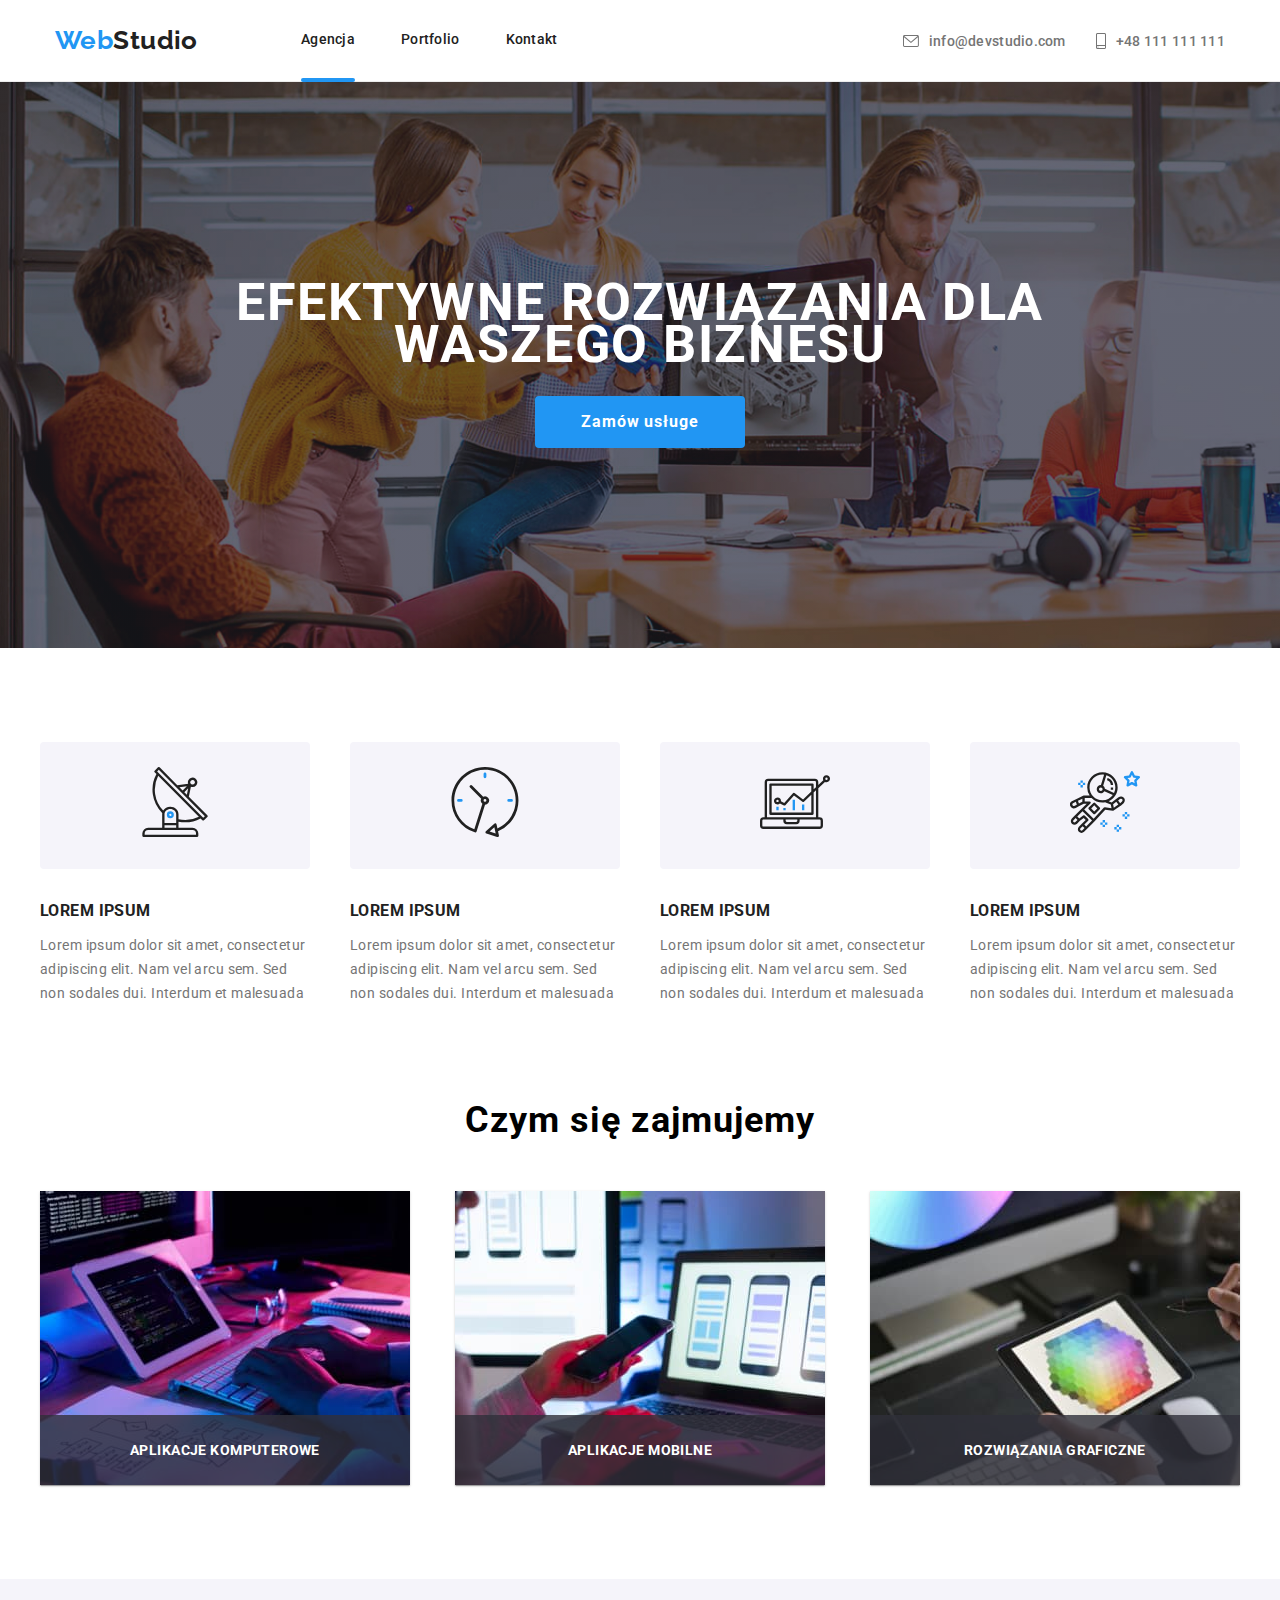
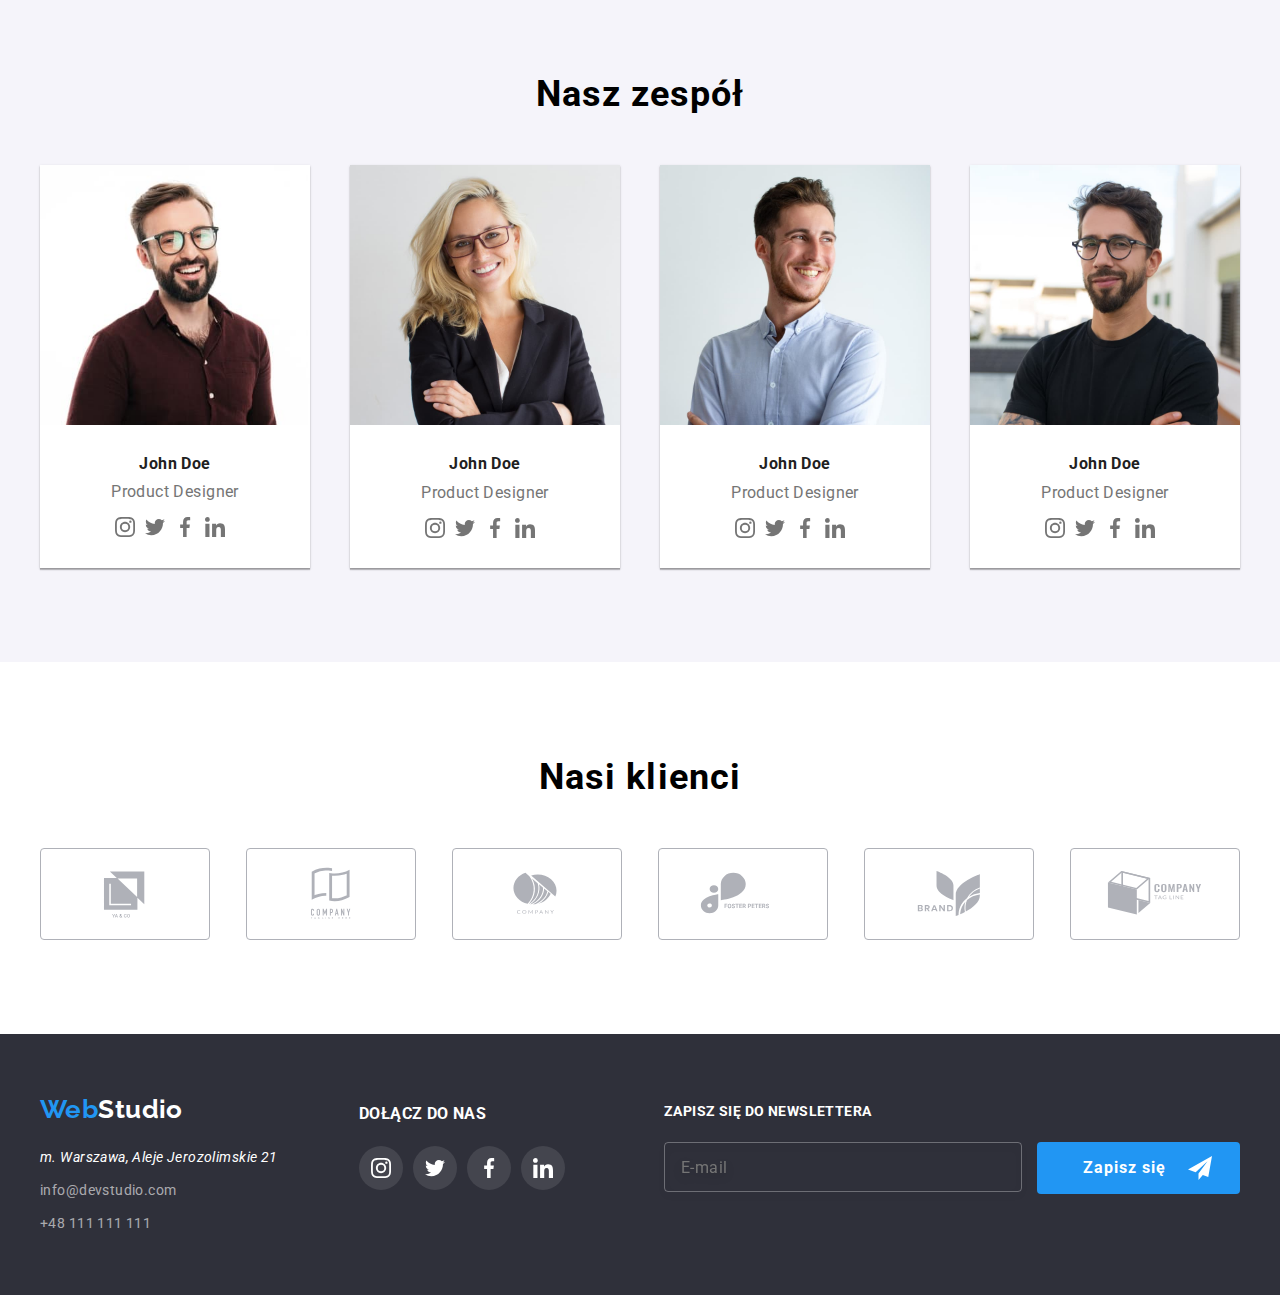
<file: index.html>
<!DOCTYPE html>
<html lang="en">
<head>
   <meta charset="UTF-8">
   <meta http-equiv="X-UA-Compatible" content="IE=edge">
   <meta name="viewport" content="width=device-width, initial-scale=1.0">
   <link rel="stylesheet" href="css/main.min.css">
   <link rel="stylesheet" href="css/modern-normalize.css">
   <link rel="preconnect" href="https://fonts.googleapis.com">
   <link rel="preconnect" href="https://fonts.gstatic.com" crossorigin> 
   <link href="https://fonts.googleapis.com/css2?family=Oleo+Script&family=Raleway:wght@700&family=Roboto:wght@400;500;700;900&display=swap" rel="stylesheet"> 
   <title>web-studio</title>
</head>
<body>
   <!-- SECTION HEADER -->
   <header class="border_bottom">
      <div class="container">
         <div class="header d-flex">
            <div class="logo">
               <a href="index.html" class="link"><span class="logo_web c-blue">Web</span>Studio</a>
            </div>
            <ul class="nav">
               <li class="nav__item current">
                  <a class="link" href="#two">Agencja</a>
               </li>
               <li class="nav__item">
                  <a class="link" href="portfolio.html">Portfolio</a>
               </li>
               <li class="nav__item">
                  <a class="link" href="#contacts">Kontakt</a>
               </li>
            </ul>
            <div class="contacts"> 
               <a class="d-flex link" href="mailto:info@devstudio.com">
                  <svg class="contacts__icon" width="16" height="12">
                     <use href="./images/icons.svg#icon-envelope"></use>
                     </svg>
                  info@devstudio.com
               </a>
               <a class="contacts__tel d-flex link" href="tel:+48 111 111 111">
                  <svg class="contacts__icon" width="10" height="16">
                     <use href="./images/icons.svg#icon-smartphone"></use>
                     </svg>
                  +48 111 111 111
               </a>
            </div>
            <button class="burger-btn" data-menu-open>
               <svg class="burger-btn__icon">
                   <use href="./images/sprite.svg#burger-icon"></use>
               </svg>
           </button>
         </div>
      </div>
      <div class="mobile-menu" data-menu>
         <div class="container mobile-menu__container">
             <button class=" mobile-menu__close-btn" data-menu-close>
                 <svg class="close-btn__icon">
                     <use href="./images/sprite.svg#close-icon"></use>
                 </svg>
             </button>
             <ul class="mobile__nav-list">
                 <li class="mobile__item">
                  <a class="link" href="#two">Agencja</a>
                 </li>
                 <li class="mobile__item">
                  <a class="link" href="portfolio.html">Portfolio</a>
                 </li>
                 <li class="mobile__item">
                  <a class="link" href="#contacts">Kontakt</a>
                 </li>
             </ul>
             <div class="mobile__item mobile__contacts"> 
               <a class="item-tel link" href="tel:+48 111 111 111">
                  +48 111 111 111
               </a>
               <a class="item-email link" href="mailto:info@devstudio.com">
                  info@devstudio.com
               </a>
            </div>
            <ul class="mobile__social">
               <li class="mobile__social-item">
                  <a href="https://www.instagram.com/" class="link">Instagram</a>
               </li>
               <li class="mobile__social-item">
                  <a href="https://www.instagram.com/" class="link">Twitter</a>
               </li>
               <li class="mobile__social-item">
                  <a href="https://www.facebook.com/" class="link">Facebook</a>
               </li>
               <li class="mobile__social-item">
                  <a href="https://www.linkedin.com" class="link">LinkedIn</a>
               </li>
            </ul>
         </div>
     </div>
   </header>
   <!-- SECTION_ONE -->
   <section class="one">
      <div class="container">
         <div class="one__main d-flex">
            <div class="one__main--text">
               <h1>EFEKTYWNE ROZWIĄZANIA DLA WASZEGO BIZNESU </h1>
            </div>
            <button class="button btn_blue" type="button" data-modal-open>
               <a class="main_button_link" data-modal-open>Zamów usługe</a>
            </button>
         </div>
      </div>
   </section>
   <!-- SECTION TWO -->
   <section class="two" id="two">
      <div class="container">
         <ul class="lorem__list">
            <li class="lorem__list__item">
               <div class="rectangle">
                  <svg width="70" height="70">
                     <use href="./images/icons.svg#icon-antenna"></use>
                  </svg>
               </div>
               <h3>Lorem Ipsum</h3>
               <p>Lorem ipsum dolor sit amet, consectetur adipiscing elit. Nam vel arcu sem. Sed non sodales dui. Interdum et malesuada</p>
            </li>
            <li class="lorem__list__item">
               <div class="rectangle">
                  <svg width="70" height="70">
                     <use href="./images/icons.svg#icon-clock"></use>
                  </svg>
               </div>
               <h3>Lorem Ipsum</h3>
               <p>Lorem ipsum dolor sit amet, consectetur adipiscing elit. Nam vel arcu sem. Sed non sodales dui. Interdum et malesuada</p>
            </li>
            <li class="lorem__list__item">
               <div class="rectangle">
                  <svg width="70" height="70">
                     <use href="./images/icons.svg#icon-diagram"></use>
                  </svg>
               </div>
               <h3>Lorem Ipsum</h3>
               <p>Lorem ipsum dolor sit amet, consectetur adipiscing elit. Nam vel arcu sem. Sed non sodales dui. Interdum et malesuada</p>
            </li>
            <li class="lorem__list__item">
               <div class="rectangle">
                  <svg width="70" height="70">
                     <use href="./images/icons.svg#icon-astronaut"></use>
                  </svg>
               </div>
               <h3>Lorem Ipsum</h3>
               <p>Lorem ipsum dolor sit amet, consectetur adipiscing elit. Nam vel arcu sem. Sed non sodales dui. Interdum et malesuada</p>
            </li>
         </ul>
         <div class="work">
            <h2 class="title__h2">Czym się zajmujemy</h2>
            <ul class="work__list">
               <li class="work__list__item ">
                  <img src="./images/1.jpg" alt="Computer" width="370" class="img_item">
                  <p class="label" >Aplikacje komputerowe</p>
               </li>
               <li class="work__list__item ">
                  <img src="./images/2.jpg" alt="Computer" width="370" class="img_item">
                  <p class="label" >Aplikacje mobilne</p>
               </li>
               <li class="work__list__item ">
                  <img src="./images/3.jpg" alt="Computer" width="370" class="img_item">
                  <p class="label" >Rozwiązania graficzne</p>
               </li>
            </ul>
         </div>
      </div>
   </section>
   <!-- SECTION THREE -->
   <section class="three" id="three">
      <div class="container">
         <div class="team">
            <h2 class="title__h2">Nasz zespół</h2>
         <ul class="team__list">
            <li class="team__list__item">
               <img src="./images/people-1.jpg" alt="" class="img_people">
               <h4>John Doe</h4>
               <p>Product Designer</p>
               <ul class="team__link__list">
                  <li class="social_item">
                     <a class="social__list__link link d-flex" href="#">
                        <svg class="social-icon">
                           <use href="./images/icons.svg#icon-instagram"></use>
                        </svg>
                     </a>
                  </li>
                  <li class="social_item">
                     <a class="social__list__link link d-flex" href="#">
                        <svg class="social-icon">
                           <use href="./images/icons.svg#icon-twitter"></use>
                        </svg>
                     </a>
                  </li>
                  <li class="social_item">
                     <a class="social__list__link link d-flex" href="#">
                        <svg  class="social-icon">
                           <use href="./images/icons.svg#icon-facebook"></use>
                        </svg>
                     </a>
                  </li>
                  <li class="social_item">
                     <a class="social__list__link link d-flex" href="#">
                        <svg  class="social-icon">
                           <use href="./images/icons.svg#icon-linkedin"></use>
                        </svg>
                     </a>
                  </li>
               </ul>
            </li>
            <li class="team__list__item">
               <img src="./images/people-2.jpg" alt="" class="img_people">
               <h4>John Doe</h4>
               <p>Product Designer</p>
               <ul class="team__link__list">
                  <li class="social_item">
                     <a class="social__list__link link d-flex" href="#">
                        <svg class="social-icon">
                           <use href="./images/icons.svg#icon-instagram"></use>
                        </svg>
                     </a>
                  </li>
                  <li class="social_item">
                     <a class="social__list__link link d-flex" href="#">
                        <svg class="social-icon">
                           <use href="./images/icons.svg#icon-twitter"></use>
                        </svg>
                     </a>
                  </li>
                  <li class="social_item">
                     <a class="social__list__link link d-flex" href="#">
                        <svg  class="social-icon">
                           <use href="./images/icons.svg#icon-facebook"></use>
                        </svg>
                     </a>
                  </li>
                  <li class="social_item">
                     <a class="social__list__link link d-flex" href="#">
                        <svg  class="social-icon">
                           <use href="./images/icons.svg#icon-linkedin"></use>
                        </svg>
                     </a>
                  </li>
               </ul>
            </li>
            <li class="team__list__item">
               <img src="./images/people-3.jpg" alt="" class="img_people">
               <h4>John Doe</h4>
               <p>Product Designer</p>
               <ul class="team__link__list">
                  <li class="social_item">
                     <a class="social__list__link link d-flex" href="#">
                        <svg class="social-icon">
                           <use href="./images/icons.svg#icon-instagram"></use>
                        </svg>
                     </a>
                  </li>
                  <li class="social_item">
                     <a class="social__list__link link d-flex" href="#">
                        <svg class="social-icon">
                           <use href="./images/icons.svg#icon-twitter"></use>
                        </svg>
                     </a>
                  </li>
                  <li class="social_item">
                     <a class="social__list__link link d-flex" href="#">
                        <svg  class="social-icon">
                           <use href="./images/icons.svg#icon-facebook"></use>
                        </svg>
                     </a>
                  </li>
                  <li class="social_item">
                     <a class="social__list__link link d-flex" href="#">
                        <svg  class="social-icon">
                           <use href="./images/icons.svg#icon-linkedin"></use>
                        </svg>
                     </a>
                  </li>
               </ul>
            </li>
            <li class="team__list__item">
               <img src="./images/people-4.jpg" alt="" class="img_people">
               <h4>John Doe</h4>
               <p>Product Designer</p>
               <ul class="team__link__list">
                  <li class="social_item">
                     <a class="social__list__link link d-flex" href="#">
                        <svg class="social-icon">
                           <use href="./images/icons.svg#icon-instagram"></use>
                        </svg>
                     </a>
                  </li>
                  <li class="social_item">
                     <a class="social__list__link link d-flex" href="#">
                        <svg class="social-icon">
                           <use href="./images/icons.svg#icon-twitter"></use>
                        </svg>
                     </a>
                  </li>
                  <li class="social_item">
                     <a class="social__list__link link d-flex" href="#">
                        <svg  class="social-icon">
                           <use href="./images/icons.svg#icon-facebook"></use>
                        </svg>
                     </a>
                  </li>
                  <li class="social_item">
                     <a class="social__list__link link d-flex" href="#">
                        <svg  class="social-icon">
                           <use href="./images/icons.svg#icon-linkedin"></use>
                        </svg>
                     </a>
                  </li>
               </ul>
            </li>
         </ul>
         </div>
      </div>
   </section>
   <!-- SECTION FOUR -->
   <section class="four">
      <div class="container">
         <div class="customers">
            <h2 class="title__h2">Nasi klienci</h2>
            <ul class="customers_list">
               <li class="customers_list_items">
                  <a href="#" class="our__customers__link ">
                     <svg class="customers__img" width="106" height="60">
                        <use href="./images/icons.svg#icon-Logoc1"></use>
                     </svg>
                  </a>
               </li>
               <li class="customers_list_items">
                  <a href="#" class="our__customers__link ">
                     <svg class="customers__img">
                        <use href="./images/icons.svg#icon-Logoc2"></use>
                     </svg>
                  </a>
               </li>
               <li class="customers_list_items">
                  <a href="#" class="our__customers__link ">
                     <svg class="customers__img">
                        <use href="./images/icons.svg#icon-Logoc3"></use>
                     </svg>
                  </a>
               </li>
               <li class="customers_list_items">
                  <a href="#" class="our__customers__link ">
                     <svg class="customers__img">
                        <use href="./images/icons.svg#icon-Logoc4"></use>
                     </svg>
                  </a>
               </li>
               <li class="customers_list_items">
                  <a href="#" class="our__customers__link ">
                     <svg class="customers__img">
                        <use href="./images/icons.svg#icon-Logoc5"></use>
                     </svg>
                  </a>
               </li>
               <li class="customers_list_items">
                  <a href="#" class="our__customers__link ">
                     <svg class="customers__img">
                        <use href="./images/icons.svg#icon-Logoc6"></use>
                     </svg>
                  </a>
               </li>
            </ul>
         </div>
      </div>
   </section>
   <!-- SECTION FOOTER -->
   <footer>
      <div class="container">
         <div class="footer"id="contacts">
            <div class="footer__contacts__block">
               <div class="logo footer__logo">
                  <a class="link" href="index.html"><span class="logo_web c-blue">Web</span>Studio</a>
               </div>
               <address >
                  m. Warszawa, Aleje Jerozolimskie 21
               </address>
               <div class="menu_contacts_footer ">
                  <div class="footer__contacts"> 
                     <a class="link" href="mailto:info@devstudio.com">
                        info@devstudio.com
                     </a>
                  </div>
                  <div class="footer__contacts">
                     <a class="link" href="tel:+48 111 111 111">
                        +48 111 111 111
                     </a>
                  </div>
               </div>
            </div>
           
            <div class="contacts__social">
               <h3 class="contacts__social__title">Dołącz do nas</h3>
               <ul class="contacts__social__list">
                  <li class="social_item">
                     <a class="footer__social__link " href="#">
                        <svg class="social-icon">
                           <use href="./images/icons.svg#icon-instagram"></use>
                        </svg>
                     </a>
                  </li>
                  <li class="social_item">
                     <a class="footer__social__link" href="#">
                        <svg class="social-icon">
                           <use href="./images/icons.svg#icon-twitter"></use>
                        </svg>
                     </a>
                  </li>
                  <li class="social_item">
                     <a class="footer__social__link" href="#">
                        <svg  class="social-icon">
                           <use href="./images/icons.svg#icon-facebook"></use>
                        </svg>
                     </a>
                  </li>
                  <li class="social_item">
                     <a class="footer__social__link" href="#">
                        <svg  class="social-icon">
                           <use href="./images/icons.svg#icon-linkedin"></use>
                        </svg>
                     </a>
                  </li>
               </ul>
            </div>
            <div class="footer__form__wrapper">
               <h4 class="footer__header">Zapisz się do newslettera</h4>
               <form class="footer__form">
                 <label class="footer__form__field">
                   <input class="footer__form__input" type="email" name="newsletter-email" placeholder="E-mail">
                 </label>
                 <button class="button btn_blue footer__btn" type="button">
                  <a class="main_button_link " data-modal-open>Zapisz się</a>
                  <svg class="footer__form__icon" width="24" height="24">
                     <use href="./images/icons.svg#icon-icon-send"></use>
                   </svg>
               </button>
             </div>
         </div>
      </div>
   </footer>
   <!-- Modal -->
   <div class="backdrop is-hidden" data-modal>
      <div class="modal">
        <button type="button" class="close-btn" data-modal-close>
         <svg class="modal_form-close-icon" width="11" height="11">
            <use href="./images/icons.svg#icon-Vector"></use>
          </svg>
        </button>
        <h3>Zostaw swoje dane w formularzu poniżej</h3>
        <!-- FORM -->
        <form class="modal-form" action="#" method="post">
         <label class="label_form" for="name" >
            <p class="label_form_p">Imie</p>
            <div class="form_wrap">
               <input class="modal_form-input" type="text" name="user-name" />
               <svg class="modal_form-icon" width="18" height="18">
                  <use href="./images/icons.svg#icon-person"></use>
                </svg>
            </div>
          </label>
          <label class="label_form" for="tel" >
            <p class="label_form_p">Telefon</p>
            <div class="form_wrap">
               <input class="modal_form-input" type="tel" name="phone_number" />
               <svg class="modal_form-icon" width="18" height="18">
                  <use href="./images/icons.svg#icon-phone-form"></use>
                </svg>
            </div>
          </label>
          <label class="label_form" for="Email" >
            <p class="label_form_p">Email</p>
            <div class="form_wrap">
               <input class="modal_form-input" type="Email" name="Email" />
               <svg class="modal_form-icon" width="18" height="18">
                  <use href="./images/icons.svg#icon-email-form"></use>
                </svg>
            </div>
          </label>
          <!-- Komentarz -->
          <label class="label_form-field">
            <p class="label_form_p">Komentarz</p>
            <textarea name="feedback" placeholder="Wprowadź tekst" class="modal_form-message"></textarea>
          </label>
          <!-- Checkbox -->
          <input id="user-policy" type="checkbox" class="modal-form-policy visually-hidden" name="policy" value="accept-policy"/>
          <label for="user-policy" class="modal-form-policy-text"> 
            Oświadczam, iż akceptuję <a href="#regulamin" class="link-decoration">Regulamin</a> i <a href="#policy">Politykę Prywatności.</a>
          </label>
          <button class="button modal_btn" type="button">
            <a class="main_button_link " data-modal-open>Wyślij</a>
         </button>
        </form>
      </div>
    </div>
    <!--  -->
   <script src="./js/modal.js"></script>
   <script src="./js/menu.js"></script>
</body>
</html>
</file>
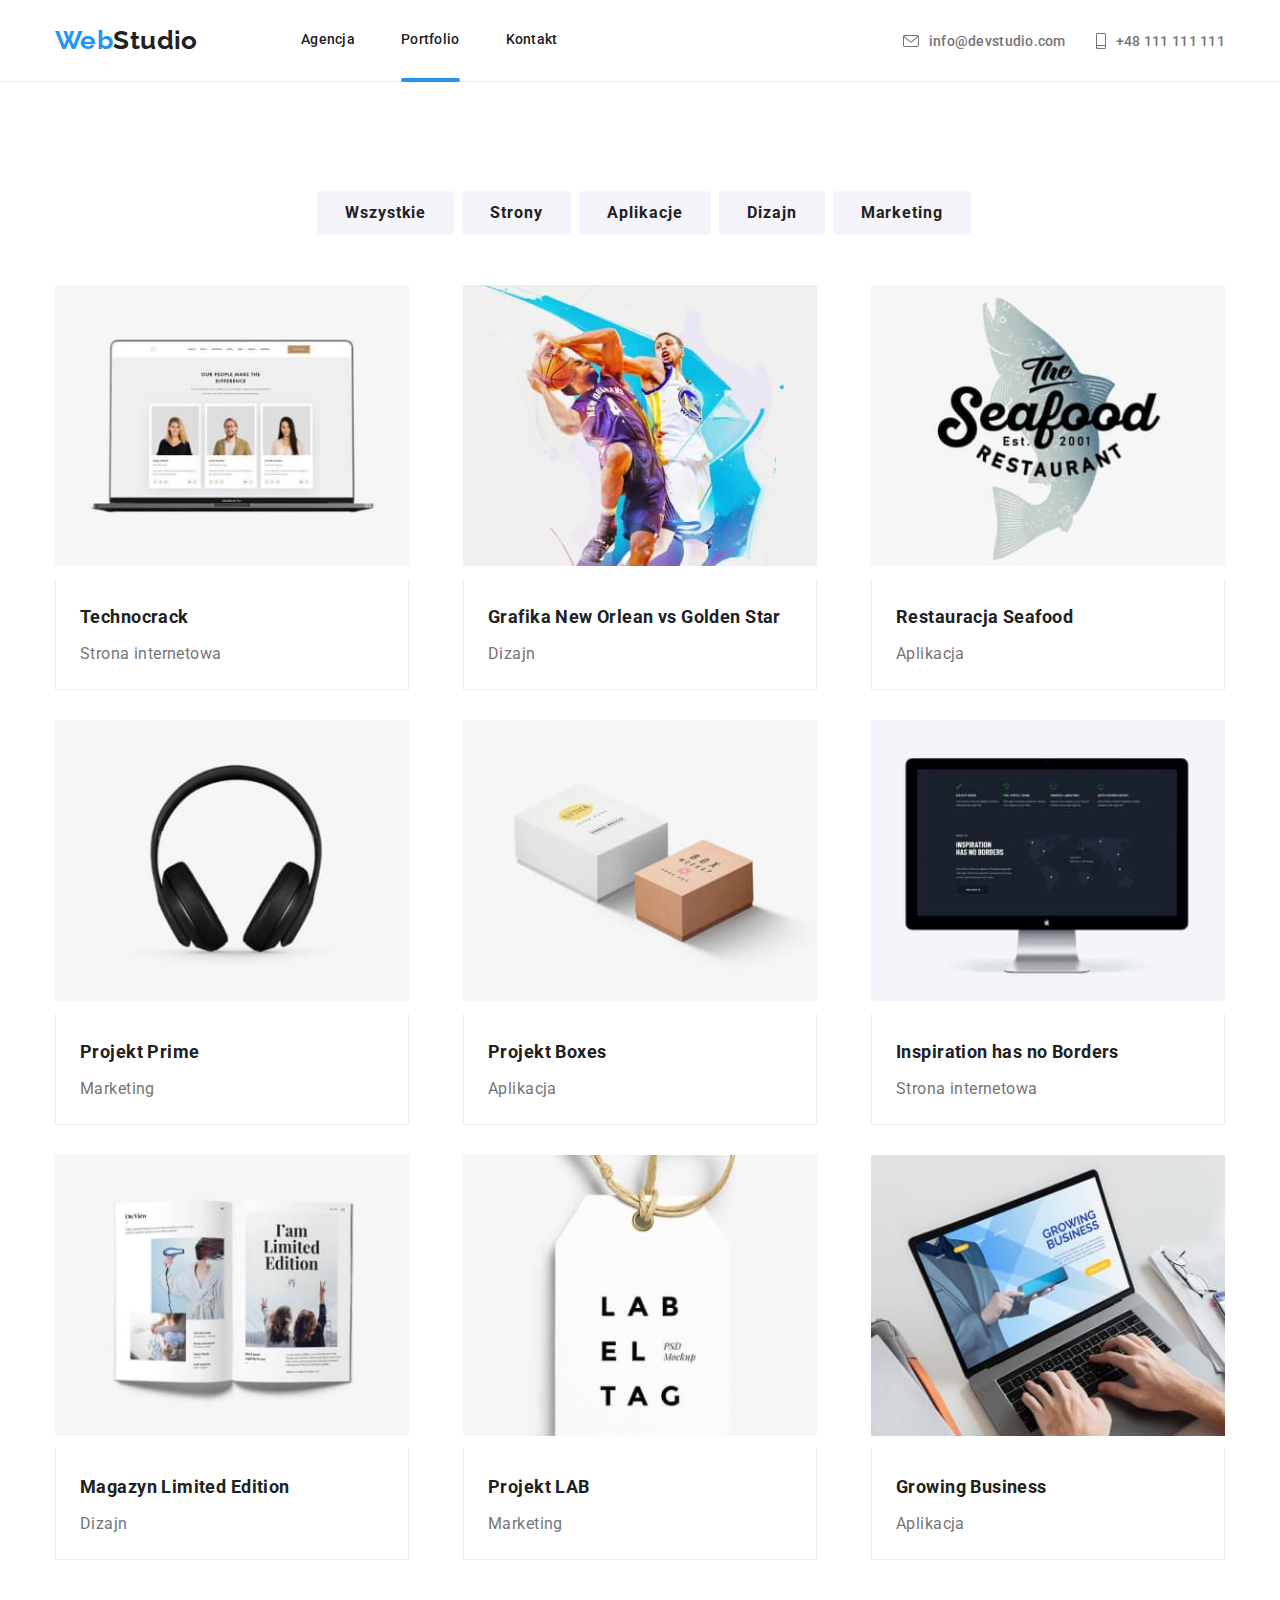
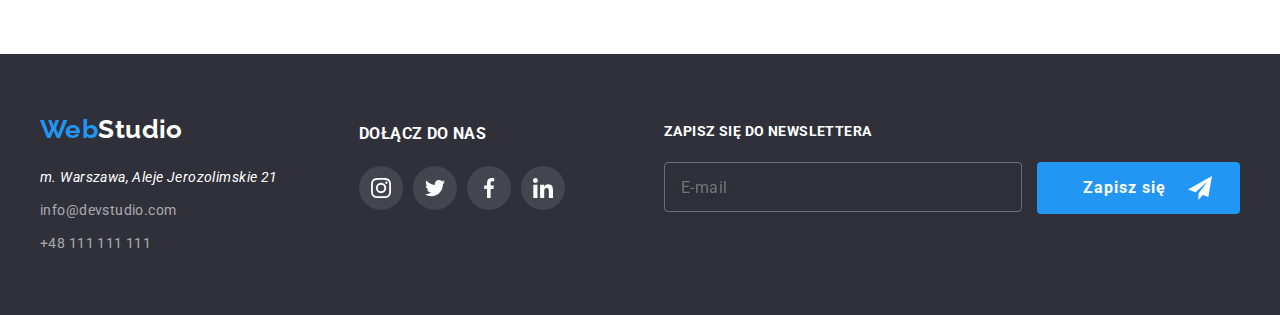
<file: portfolio.html>
<!DOCTYPE html>
<html lang="en">
<head>
   <meta charset="UTF-8">
   <meta http-equiv="X-UA-Compatible" content="IE=edge">
   <meta name="viewport" content="width=device-width, initial-scale=1.0">
   <link rel="stylesheet" href="css/main.min.css">
   <link rel="stylesheet" href="css/modern-normalize.css">
   <link rel="preconnect" href="https://fonts.googleapis.com">
   <link rel="preconnect" href="https://fonts.googleapis.com">
<link rel="preconnect" href="https://fonts.gstatic.com" crossorigin>
<link rel="preconnect" href="https://fonts.googleapis.com">
<link rel="preconnect" href="https://fonts.gstatic.com" crossorigin>
<link href="https://fonts.googleapis.com/css2?family=Oleo+Script&family=Raleway:wght@700&family=Roboto:wght@400;500;700;900&display=swap" rel="stylesheet"> 
   <title>portfolio</title>
</head>
<body>
   <!-- SECTION HEADER -->
   <header class="border_bottom">
      <div class="container">
         <div class="header d-flex">
            <div class="logo">
               <a href="index.html" class="link"><span class="logo_web c-blue">Web</span>Studio</a>
            </div>
            <ul class="nav">
               <li class="nav__item ">
                  <a class="link" href="index.html">Agencja</a>
               </li>
               <li class="nav__item current">
                  <a class="link" href="portfolio.html">Portfolio</a>
               </li>
               <li class="nav__item">
                  <a class="link" href="#contacts">Kontakt</a>
               </li>
            </ul>
            <div class="contacts"> 
               <a class="d-flex link" href="mailto:info@devstudio.com">
                  <svg class="contacts__icon" width="16" height="12">
                     <use href="./images/icons.svg#icon-envelope"></use>
                     </svg>
                  info@devstudio.com
               </a>
               <a class="contacts__tel d-flex link" href="tel:+48 111 111 111">
                  <svg class="contacts__icon" width="10" height="16">
                     <use href="./images/icons.svg#icon-smartphone"></use>
                     </svg>
                  +48 111 111 111
               </a>
            </div>
            <button class="burger-btn" data-menu-open>
               <svg class="burger-btn__icon">
                   <use href="./images/sprite.svg#burger-icon"></use>
               </svg>
           </button>
         </div>
      </div>
      <div class="mobile-menu" data-menu>
         <div class="container mobile-menu__container">
             <button class=" mobile-menu__close-btn" data-menu-close>
                 <svg class="close-btn__icon">
                     <use href="./images/sprite.svg#close-icon"></use>
                 </svg>
             </button>
             <ul class="mobile__nav-list">
                 <li class="mobile__item">
                  <a class="link" href="index.html">Agencja</a>
                 </li>
                 <li class="mobile__item">
                  <a class="link" href="portfolio.html">Portfolio</a>
                 </li>
                 <li class="mobile__item">
                  <a class="link" href="#contacts">Kontakt</a>
                 </li>
             </ul>
             <div class="mobile__item mobile__contacts"> 
               <a class="item-tel link" href="tel:+48 111 111 111">
                  +48 111 111 111
               </a>
               <a class="item-email link" href="mailto:info@devstudio.com">
                  info@devstudio.com
               </a>
            </div>
            <ul class="mobile__social">
               <li class="mobile__social-item">
                  <a href="https://www.instagram.com/" class="link">Instagram</a>
               </li>
               <li class="mobile__social-item">
                  <a href="https://www.instagram.com/" class="link">Twitter</a>
               </li>
               <li class="mobile__social-item">
                  <a href="https://www.facebook.com/" class="link">Facebook</a>
               </li>
               <li class="mobile__social-item">
                  <a href="https://www.linkedin.com" class="link">LinkedIn</a>
               </li>
            </ul>
         </div>
     </div>
   </header>
   <!-- SECTION MAIN-PORTFOLIO -->
   <section class="main_portfolio">
      <div class="container">
         <div class="portfolio">
            <div class="portfolio__wrap">
               <ul class="portfolio__nav__list">
                  <li class="portfolio__nav__item">
                     <button class="button btn_grey" type="button">
                        <div class="btn">Wszystkie</div>
                     </button>
                  </li>
                  <li class="portfolio__nav__item">
                     <button class="button btn_grey" type="button">
                        <div class="btn">Strony</div>
                     </button>
                  </li>
                  <li class="portfolio__nav__item">
                     <button class="button btn_grey" type="button">
                        <div class="btn">Aplikacje</div>
                     </button>
                  </li>
                  <li class="portfolio__nav__item">
                     <button class="button btn_grey" type="button">
                        <div class="btn">Dizajn</div>
                     </button>
                  </li>
                  <li class="portfolio__nav__item">
                     <button class="button btn_grey" type="button">
                        <div class="btn">Marketing</div>
                     </button>
                  </li>
               </ul>
            </div>
            <div class="projects">
               <ul class="projects__wrap__list">
                  <li class="projects__item">
                     <div class="portfolio_box">
                        <img src="./images/img_1.jpg" alt="Grafika">
                        <div class="box_overlay">
                           <p>Technocrack jest popularną platformą wykorzystywaną do rozpowszechniania koronawirusa. Firmy wykorzystują tę platformę do celów szpiegowskich i ataków na niezabezpieczone serwery konkurencji</p>
                        </div>
                     </div>
                     
                     <div class="border_item">
                        <h4>Technocrack</h4>
                        <p>Strona internetowa</p>
                     </div>
                  </li>
                  <li class="projects__item">
                     <div class="portfolio_box">
                        <img src="./images/img_2.jpg" alt="Dizajn">
                        <div class="box_overlay">
                           <p>Technocrack jest popularną platformą wykorzystywaną do rozpowszechniania koronawirusa. Firmy wykorzystują tę platformę do celów szpiegowskich i ataków na niezabezpieczone serwery konkurencji</p>
                        </div>
                     </div>
                     <div class="border_item">
                        <h4>Grafika New Orlean vs Golden Star</h4>
                        <p>Dizajn</p>
                  </div>
                  </li>
                  <li class="projects__item">
                     <div class="portfolio_box">
                        <img src="./images/img_3.jpg" alt="Aplikacja">
                        <div class="box_overlay">
                           <p>Technocrack jest popularną platformą wykorzystywaną do rozpowszechniania koronawirusa. Firmy wykorzystują tę platformę do celów szpiegowskich i ataków na niezabezpieczone serwery konkurencji</p>
                        </div>
                     </div>
                     <div class="border_item">
                        <h4>Restauracja Seafood</h4>
                        <p>Aplikacja</p>
                     </div>
                  </li>
                  <li class="projects__item">
                     <div class="portfolio_box">
                        <img src="./images/img_4.jpg" alt="Marketing">
                        <div class="box_overlay">
                           <p>Technocrack jest popularną platformą wykorzystywaną do rozpowszechniania koronawirusa. Firmy wykorzystują tę platformę do celów szpiegowskich i ataków na niezabezpieczone serwery konkurencji</p>
                        </div>
                     </div>
                     <div class="border_item">
                        <h4>Projekt Prime</h4>
                        <p>Marketing</p>
                     </div>
                  </li>
                  <li class="projects__item">
                     <div class="portfolio_box">
                        <img src="./images/img_5.jpg" alt="Aplikacja">
                        <div class="box_overlay">
                           <p>Technocrack jest popularną platformą wykorzystywaną do rozpowszechniania koronawirusa. Firmy wykorzystują tę platformę do celów szpiegowskich i ataków na niezabezpieczone serwery konkurencji</p>
                        </div>
                     </div>
                     <div class="border_item">
                        <h4>Projekt Boxes</h4>
                        <p>Aplikacja</p>
                     </div>
                  </li>
                  <li class="projects__item">
                     <div class="portfolio_box">
                        <img src="./images/img_6.jpg" alt="Strona">
                        <div class="box_overlay">
                           <p>Technocrack jest popularną platformą wykorzystywaną do rozpowszechniania koronawirusa. Firmy wykorzystują tę platformę do celów szpiegowskich i ataków na niezabezpieczone serwery konkurencji</p>
                        </div>
                     </div>
                     <div class="border_item">
                        <h4>Inspiration has no Borders</h4>
                        <p>Strona internetowa</p>
                     </div>
                  </li>
                  <li class="projects__item">
                     <div class="portfolio_box">
                        <img src="./images/img_7.jpg" alt="Dizajn">
                        <div class="box_overlay">
                           <p>Technocrack jest popularną platformą wykorzystywaną do rozpowszechniania koronawirusa. Firmy wykorzystują tę platformę do celów szpiegowskich i ataków na niezabezpieczone serwery konkurencji</p>
                        </div>
                     </div>
                     <div class="border_item">
                        <h4>Magazyn Limited Edition</h4>
                        <p>Dizajn</p>
                     </div>
                  </li>
                  <li class="projects__item">
                     <div class="portfolio_box">
                        <img src="./images/img_8.jpg" alt="Marketing">
                        <div class="box_overlay">
                           <p>Technocrack jest popularną platformą wykorzystywaną do rozpowszechniania koronawirusa. Firmy wykorzystują tę platformę do celów szpiegowskich i ataków na niezabezpieczone serwery konkurencji</p>
                        </div>
                     </div>
                     <div class="border_item">
                        <h4>Projekt LAB</h4>
                        <p>Marketing</p>
                     </div>
                  </li>
                  <li class="projects__item">
                     <div class="portfolio_box">
                        <img src="./images/img_9.jpg" alt="Aplikacja">
                        <div class="box_overlay">
                           <p>Technocrack jest popularną platformą wykorzystywaną do rozpowszechniania koronawirusa. Firmy wykorzystują tę platformę do celów szpiegowskich i ataków na niezabezpieczone serwery konkurencji</p>
                        </div>
                     </div>
                     <div class="border_item">
                        <h4>Growing Business</h4>
                        <p>Aplikacja</p>
                     </div>
                  </li>
               </ul>
            </div>
         </div>
      </div>
   </section>
   <!-- SECTION FOOTER -->
   <footer>
      <div class="container">
         <div class="footer"id="contacts">
            <div class="footer__contacts__block">
               <div class="logo footer__logo">
                  <a class="link" href="index.html"><span class="logo_web c-blue">Web</span>Studio</a>
               </div>
               <address >
                  m. Warszawa, Aleje Jerozolimskie 21
               </address>
               <div class="menu_contacts_footer ">
                  <div class="footer__contacts"> 
                     <a class="link" href="mailto:info@devstudio.com">
                        info@devstudio.com
                     </a>
                  </div>
                  <div class="footer__contacts">
                     <a class="link" href="tel:+48 111 111 111">
                        +48 111 111 111
                     </a>
                  </div>
               </div>
            </div>
           
            <div class="contacts__social">
               <h3 class="contacts__social__title">Dołącz do nas</h3>
               <ul class="contacts__social__list">
                  <li class="social_item">
                     <a class="footer__social__link " href="#">
                        <svg class="social-icon">
                           <use href="./images/icons.svg#icon-instagram"></use>
                        </svg>
                     </a>
                  </li>
                  <li class="social_item">
                     <a class="footer__social__link" href="#">
                        <svg class="social-icon">
                           <use href="./images/icons.svg#icon-twitter"></use>
                        </svg>
                     </a>
                  </li>
                  <li class="social_item">
                     <a class="footer__social__link" href="#">
                        <svg  class="social-icon">
                           <use href="./images/icons.svg#icon-facebook"></use>
                        </svg>
                     </a>
                  </li>
                  <li class="social_item">
                     <a class="footer__social__link" href="#">
                        <svg  class="social-icon">
                           <use href="./images/icons.svg#icon-linkedin"></use>
                        </svg>
                     </a>
                  </li>
               </ul>
            </div>
            <div class="footer__form__wrapper">
               <h4 class="footer__header">Zapisz się do newslettera</h4>
               <form class="footer__form">
                 <label class="footer__form__field">
                   <input class="footer__form__input" type="email" name="newsletter-email" placeholder="E-mail">
                 </label>
                 <button class="button btn_blue footer__btn" type="button">
                  <a class="main_button_link " data-modal-open>Zapisz się</a>
                  <svg class="footer__form__icon" width="24" height="24">
                     <use href="./images/icons.svg#icon-icon-send"></use>
                   </svg>
               </button>
             </div>
         </div>
      </div>
   </footer>
   <script src="./js/menu.js"></script>
</body>
</html>
</file>
<file: css/main.min.css>
.visually-hidden{-moz-appearance:none;-webkit-appearance:none;appearance:none;position:absolute !important;clip:rect(1px 1px 1px 1px);clip:rect(1px, 1px, 1px, 1px);padding:0 !important;border:0 !important;height:1px !important;width:1px !important;overflow:hidden}ul,ol{list-style:none;display:-webkit-box;display:-ms-flexbox;display:flex;-webkit-box-pack:justify;-ms-flex-pack:justify;justify-content:space-between}body{margin:0;font-family:'Roboto', sans-serif;padding:0;font-size:14px;letter-spacing:0.03em}h1,h2,h3,h4,ul,p{margin:0;padding:0}img{max-width:100%;display:block}.link{text-decoration:none;color:var(--four-color);display:block;fill:var(--main-color)}.link:hover{color:var(--secondary-color);fill:var(--secondary-color)}:hover,:focus{-webkit-transition:all 250ms cubic-bezier(0.075, 0.82, 0.165, 1);transition:all 250ms cubic-bezier(0.075, 0.82, 0.165, 1)}.d-flex{display:-webkit-box;display:-ms-flexbox;display:flex;-webkit-box-align:center;-ms-flex-align:center;align-items:center}.c-blue{color:var(--secondary-color)}.border_bottom{border-bottom:1px solid var(--header-color)}.title__h2{text-align:center;font-size:36px;font-style:normal;font-weight:700;line-height:42px;letter-spacing:0.03em}.container{width:100%;padding:0 10px}@media screen and (max-width: 480px){.container{max-width:480px;padding:0 15px;margin:0 auto}}@media screen and (max-width: 480px), (min-width: 480px){.container{max-width:480px;padding:0 15px;margin:0 auto}section{padding:60px 0}}@media screen and (min-width: 768px){.container{max-width:768px;padding:0 15px;margin:0 auto}section{padding:60px 0}}@media screen and (min-width: 1200px){.container{max-width:1200px;padding:0}section{padding:94px 0}}:root{--main-font: 'Roboto', sans-serif;--secondary-font: 'Raleway', sans-serif;--main-color: #757575;--secondary-color: #2196f3;--third-color: #fff;--four-color: #212121;--footer-bg_color: #2f303a;--social-link:#FFFFFF1A;--sixth-color: rgba(255, 255, 255, 0.6);--seventh-color: #F5F4FA;--header-color: #ECECEC;--footer_form:rgba(255, 255, 255, 0.6);--shadow-color: rgba(0, 0, 0, 0.15);--team-shadow-color: 0px 2px 1px -1px rgba(0, 0, 0, 0.2),
   0px 1px 1px 0px rgba(0, 0, 0, 0.14), 0px 1px 3px 0px rgba(0, 0, 0, 0.12);--button-shadow-color: rgba(0, 0, 0, 0.1), 0px 1px 2px rgba(0, 0, 0, 0.08), 0px 2px 2px rgba(0, 0, 0, 0.12);--bg-overlay: rgba(47, 48, 58, 0.4);--social-icon: #AFB1B8;--footer-socials-icon__bg: rgba(255, 255, 255, 0.1);--image-bg: rgba(47, 48, 58, 0.8);--box_overlay:rgba(33, 150, 243, 0.9);--item_color:#EEEEEE;--modal-shadow:rgba(33, 33, 33, 0.2);--projects_shadow:0px 1px 1px rgba(0, 0, 0, 0.12), 0px 4px 4px rgba(0, 0, 0, 0.06), 1px 4px 6px rgba(0, 0, 0, 0.16)}.button{border:none;cursor:pointer;color:var(--third-color);background:var(--secondary-color);border-radius:4px;font-size:16px;font-weight:700;line-height:30px;letter-spacing:0.06em}.main_button_link{display:block;margin:10px 40px;font-size:16px;font-weight:700;line-height:30px;letter-spacing:0.06em}.button:hover{background-color:var(--secondary-color);color:var(--third-color);-webkit-box-shadow:0px 3px 1px rgba(0,0,0,0.1),0px 1px 2px rgba(0,0,0,0.08),0px 2px 2px rgba(0,0,0,0.12);box-shadow:0px 3px 1px rgba(0,0,0,0.1),0px 1px 2px rgba(0,0,0,0.08),0px 2px 2px rgba(0,0,0,0.12)}.btn_blue{color:var(--third-color);background-color:var(--secondary-color)}.modal_btn{display:block;padding:10px 76px;margin:0px auto}.modal_btn .main_button_link{margin:0}@media (max-width: 480px){.header{padding:5px 0}.mobile__social{-webkit-box-pack:justify;-ms-flex-pack:justify;justify-content:space-between}.mobile__social-item{margin-right:10px}.mobile-menu__container{padding-left:30px}}@media screen and (max-width: 480px), (min-width: 480px){.nav{display:none}.contacts{display:none}.header{padding:15px 0;-webkit-box-pack:justify;-ms-flex-pack:justify;justify-content:space-between}}@media screen and (min-width: 480px){.mobile-menu__container{padding-left:40px}.mobile__social-item{padding-right:10px;border-right:1px solid var(--header-color)}.mobile__social-item{margin-left:10px}.mobile__social-item:last-child{border-right:none}.mobile__social-item:first-child{margin-left:0}}@media screen and (min-width: 768px){.nav{display:-webkit-box;display:-ms-flexbox;display:flex}.contacts{display:block}.header{padding:18px 0px}.nav{padding-left:35px;padding-right:100px}.contacts__tel{margin-top:12px}.burger-btn{display:none}}@media screen and (min-width: 1200px){.contacts{display:-webkit-box;display:-ms-flexbox;display:flex}.header{padding:25px 15px}.nav{padding-left:45px;padding-right:333px}.contacts__tel{margin-top:0;margin-left:30px}.burger-btn{display:none}}.nav__item{margin-left:46px;font-weight:500;line-height:16px;letter-spacing:0.02em}.contacts a{color:var(--main-color);font-weight:500;line-height:16px;letter-spacing:0.02em}.contacts__icon{margin-right:10px}.current a:after{position:relative;top:2.25em;display:block;content:"";width:100%;height:4px;border-radius:2px;background-color:var(--secondary-color)}.burger-btn{background-color:transparent;border:none;padding:0;line-height:0;cursor:pointer}.burger-btn__icon{width:40px;height:40px;fill:var(--four-color)}.mobile-menu{position:fixed;z-index:100;left:0;top:0;width:100vw;height:100vh;background-color:var(--third-color);opacity:0;visibility:hidden;pointer-events:none;-webkit-transition:opacity 500ms linear, visibility 500ms linear;transition:opacity 500ms linear, visibility 500ms linear}.mobile-menu.is-open{opacity:1;visibility:visible;pointer-events:auto}.close-btn__icon{width:40px;height:40px}.mobile-menu__close-btn{position:absolute;top:10px;right:15px;width:40px;height:40px;background-color:transparent;border:none;padding:0;line-height:0;cursor:pointer}.mobile-menu__close-btn:hover{fill:var(--secondary-color)}.mobile__nav-list{-webkit-box-orient:vertical;-webkit-box-direction:normal;-ms-flex-direction:column;flex-direction:column;font-size:40px}.mobile__item{margin-bottom:36px;font-family:'roboto';font-weight:500;font-size:40px;line-height:47px;letter-spacing:0.02em}.item-tel{font-size:34px}.item-email{font-size:24px}.mobile__contacts a{color:var(--main-color)}.mobile__social{-webkit-box-pack:normal;-ms-flex-pack:normal;justify-content:normal;margin-top:64px}.mobile__social-item a{color:var(--secondary-color);font-family:'Roboto';font-style:normal;font-weight:500;font-size:18px;line-height:22px;letter-spacing:0.02em}.mobile-menu__container{position:relative;min-height:200px;padding-top:48px;padding-left:30px}.logo{font-family:'Raleway', sans-serif;font-size:26px;font-weight:700;line-height:31px}@media screen and (max-width: 480px), (min-width: 480px){.one{background-color:var(--footer-bg_color);background-image:-webkit-gradient(linear, left top, left bottom, from(rgba(47,48,58,0.4)), to(rgba(47,48,58,0.4))),url(../images/Img_one_m_1x.jpg);background-image:linear-gradient(rgba(47,48,58,0.4), rgba(47,48,58,0.4)),url(../images/Img_one_m_1x.jpg);background-size:cover;background-repeat:no-repeat;padding:118px 0px}.one__main{-webkit-box-pack:center;-ms-flex-pack:center;justify-content:center;-webkit-box-orient:vertical;-webkit-box-direction:normal;-ms-flex-direction:column;flex-direction:column;font-size:26px;font-weight:900;line-height:162%;letter-spacing:0.06em;text-align:center;color:var(--third-color)}.one__main--text{margin-bottom:28px}}@media screen and (max-width: 480px) and (min-device-pixel-ratio: 2), (min-width: 480px) and (min-device-pixel-ratio: 2), screen and (max-width: 480px) and (-webkit-min-device-pixel-ratio: 2), (min-width: 480px) and (-webkit-min-device-pixel-ratio: 2), screen and (max-width: 480px) and (min-resolution: 192dpi), (min-width: 480px) and (min-resolution: 192dpi), screen and (max-width: 480px) and (min-resolution: 2dppx), (min-width: 480px) and (min-resolution: 2dppx){.box{background-image:url(../images/Img_one_m_2x.jpg)}}@media screen and (min-width: 768px){.one{background-color:var(--footer-bg_color);background-image:-webkit-gradient(linear, left top, left bottom, from(rgba(47,48,58,0.4)), to(rgba(47,48,58,0.4))),url(../images/Img_one_t_1x.jpg);background-image:linear-gradient(rgba(47,48,58,0.4), rgba(47,48,58,0.4)),url(../images/Img_one_t_1x.jpg)}.one__main{padding-left:100px;padding-right:100px}}@media screen and (min-width: 768px) and (min-device-pixel-ratio: 2), screen and (min-width: 768px) and (-webkit-min-device-pixel-ratio: 2), screen and (min-width: 768px) and (min-resolution: 192dpi), screen and (min-width: 768px) and (min-resolution: 2dppx){.box{background-image:url(../images/Img_one_t_2x.jpg)}}@media screen and (min-width: 1200px){.one{background-color:var(--footer-bg_color);background-image:-webkit-gradient(linear, left top, left bottom, from(rgba(47,48,58,0.4)), to(rgba(47,48,58,0.4))),url(../images/Img_one.jpg);background-image:linear-gradient(rgba(47,48,58,0.4), rgba(47,48,58,0.4)),url(../images/Img_one.jpg);background-size:cover;background-repeat:no-repeat;padding:200px 0px}.one__main--text{margin-bottom:30px}}@media screen and (min-width: 1200px) and (min-device-pixel-ratio: 2), screen and (min-width: 1200px) and (-webkit-min-device-pixel-ratio: 2), screen and (min-width: 1200px) and (min-resolution: 192dpi), screen and (min-width: 1200px) and (min-resolution: 2dppx){.box{background-image:url(../images/Img_one_2x.jpg)}}@media screen and (max-width: 480px), (min-width: 480px){.lorem__list{-webkit-box-orient:vertical;-webkit-box-direction:normal;-ms-flex-direction:column;flex-direction:column}.lorem__list__item{text-align:center;margin-top:30px}.rectangle{width:100%;text-align:center}.lorem__list__item p{text-align:left}.work{display:none}}@media screen and (min-width: 768px){.lorem__list{-webkit-box-orient:horizontal;-webkit-box-direction:normal;-ms-flex-direction:row;flex-direction:row;-ms-flex-wrap:wrap;flex-wrap:wrap}.lorem__list__item{width:354px;text-align:left}}@media screen and (min-width: 1200px){.lorem__list{-webkit-box-orient:horizontal;-webkit-box-direction:normal;-ms-flex-direction:row;flex-direction:row}.lorem__list__item{width:270px;text-align:left;margin-top:0}.work{display:block;margin-top:94px}.title__h2{margin-bottom:50px}.work__list{margin-top:50px}}.lorem__list__item{font-style:normal;font-weight:400;line-height:24px}.lorem__list__item h3{text-transform:uppercase;color:var(--four-color);margin-top:30px;margin-bottom:10px}.lorem__list__item p{color:var(--main-color)}.rectangle{padding:25px 100px;background-color:var(--seventh-color);border-radius:4px;display:inline-block}.work__list__item{position:relative;background-color:var(--third-color);-webkit-box-shadow:var(--team-shadow-color);box-shadow:var(--team-shadow-color)}.work__list__item>.label{position:absolute;width:100%;text-align:center;font-family:'Roboto';text-transform:uppercase;font-weight:700;font-size:14px;line-height:16.41px;padding:27px 90px;right:0;bottom:0;margin:0;background:rgba(47,48,58,0.8);color:var(--third-color)}@media screen and (max-width: 480px), (min-width: 480px){.team__list{-webkit-box-orient:vertical;-webkit-box-direction:normal;-ms-flex-direction:column;flex-direction:column}.team__list__item{width:100%;font-size:16px;margin-top:30px}.team__link__list{-webkit-box-pack:center;-ms-flex-pack:center;justify-content:center;margin-bottom:30px}.social_item{margin-right:10px}}@media screen and (min-width: 768px){.team__list{-webkit-box-orient:horizontal;-webkit-box-direction:normal;-ms-flex-direction:row;flex-direction:row;-ms-flex-wrap:wrap;flex-wrap:wrap}.team__list__item{width:354px}}@media screen and (min-width: 1200px){.team__list{-webkit-box-pack:justify;-ms-flex-pack:justify;justify-content:space-between;-webkit-box-orient:horizontal;-webkit-box-direction:normal;-ms-flex-direction:row;flex-direction:row;-ms-flex-wrap:nowrap;flex-wrap:nowrap;margin-top:20px}.team__list__item{width:270px}}.three{background-color:var(--seventh-color)}.team__list__item{background-color:var(--third-color);text-align:center;-webkit-box-shadow:0px 1px 3px rgba(0,0,0,0.12),0px 1px 1px rgba(0,0,0,0.14),0px 2px 1px rgba(0,0,0,0.2);box-shadow:0px 1px 3px rgba(0,0,0,0.12),0px 1px 1px rgba(0,0,0,0.14),0px 2px 1px rgba(0,0,0,0.2)}.team__list__item h4{margin-top:30px;color:var(--four-color)}.team__list__item p{margin-top:10px;margin-bottom:16px;color:var(--main-color)}.team__list__link{width:44px;height:44px;background-color:var(--third-color);border-radius:50%;-webkit-box-pack:center;-ms-flex-pack:center;justify-content:center;-webkit-transition:all 250ms linear;transition:all 250ms linear;fill:var(--social-icon)}.social-icon{width:20px;height:20px}.social__list__link:hover,.social__list__link:focus{fill:var(--third-color);background-color:var(--secondary-color)}@media screen and (max-width: 480px){.customers_list{-ms-flex-wrap:wrap;flex-wrap:wrap}.customers_list_items{margin-top:30px}.our__customers__link{width:110px}}@media screen and (min-width: 480px){.customers_list{-ms-flex-wrap:wrap;flex-wrap:wrap}.customers_list_items{margin-top:30px}.our__customers__link{width:210px}}@media screen and (min-width: 768px){.customers_list{-ms-flex-wrap:wrap;flex-wrap:wrap}.customers_list_items{margin-top:30px}.our__customers__link{width:226px}.title__h2{margin:0}}@media screen and (min-width: 1200px){.customers_list{-ms-flex-wrap:nowrap;flex-wrap:nowrap;margin-top:50px}.customers_list_items{margin-top:0px}.our__customers__link{width:170px}}.our__customers__link{display:-webkit-box;display:-ms-flexbox;display:flex;-webkit-box-align:center;-ms-flex-align:center;align-items:center;-webkit-box-pack:center;-ms-flex-pack:center;justify-content:center;height:92px;border:1px solid var(--social-icon);border-radius:4px;-webkit-transition:all 250ms linear;transition:all 250ms linear;fill:var(--social-icon)}.customers__img{width:106px;height:60px}.our__customers__link:hover{fill:var(--secondary-color);border-color:var(--secondary-color)}@media screen and (max-width: 480px), (min-width: 480px){.footer{-webkit-box-orient:vertical;-webkit-box-direction:normal;-ms-flex-direction:column;flex-direction:column;text-align:center}.footer__form__wrapper{margin-top:60px}.contacts__social{margin-top:60px}.footer__btn{margin-top:20px}.footer__form__input{width:100%}.contacts__social__list{-webkit-box-pack:center;-ms-flex-pack:center;justify-content:center}}@media screen and (min-width: 768px){.footer{-webkit-box-orient:horizontal;-webkit-box-direction:normal;-ms-flex-direction:row;flex-direction:row;-ms-flex-pack:distribute;justify-content:space-around;-ms-flex-wrap:wrap;flex-wrap:wrap;-ms-flex-line-pack:center;align-content:center}.contacts__social{margin-top:8px}}@media screen and (min-width: 1200px){.footer{text-align:left;-webkit-box-orient:horizontal;-webkit-box-direction:normal;-ms-flex-direction:row;flex-direction:row;-webkit-box-pack:justify;-ms-flex-pack:justify;justify-content:space-between;-ms-flex-wrap:nowrap;flex-wrap:nowrap;-ms-flex-line-pack:center;align-content:center}.footer__form__input{width:358px}.footer__form__wrapper{margin-top:8px}.footer__btn{margin-top:0px}}footer{background-color:var(--footer-bg_color)}.footer{padding-top:60px;padding-bottom:60px;color:var(--third-color);display:-webkit-box;display:-ms-flexbox;display:flex;line-height:24px;font-size:14px}.footer__logo{margin-bottom:20px}.footer__logo a{color:var(--third-color)}.footer__contacts{margin-top:9px;margin-left:0}.menu_contacts_footer a{color:var(--sixth-color)}.contacts__social{margin-left:70px;margin-right:78px}.contacts__social__title{text-transform:uppercase}.contacts__social__list{margin-top:20px}.footer__social__link{display:-webkit-box;display:-ms-flexbox;display:flex;width:44px;height:44px;background-color:var(--social-link);border-radius:50%;-webkit-box-align:center;-ms-flex-align:center;align-items:center;-webkit-box-pack:center;-ms-flex-pack:center;justify-content:center;-webkit-transition:all 250ms linear;transition:all 250ms linear;fill:var(--third-color)}.footer__social__link:hover{fill:var(--third-color);background-color:var(--secondary-color)}.footer__header{margin-bottom:20px;font-weight:700;line-height:1.42;text-transform:uppercase;color:var(--third-color)}.footer__form{font-weight:700;line-height:1.42;text-transform:uppercase;color:var(--third-color)}.footer .button{position:relative;padding-right:34px}.footer__form__icon{position:absolute;top:50%;-webkit-transform:translateY(-50%);transform:translateY(-50%);right:28px;fill:var(--third-color)}.footer__form__input{height:50px;padding:16px;margin-right:12px;background-color:transparent;border:1px solid rgba(255,255,255,0.3);-webkit-filter:drop-shadow(0px 4px 4px rgba(0,0,0,0.15));filter:drop-shadow(0px 4px 4px rgba(0,0,0,0.15));border-radius:4px;font-size:16px;line-height:1.25;letter-spacing:0.03em;color:var(--footer_form)}.footer__form__input:focus{outline:none;border-color:var(--secondary-color)}@media screen and (max-width: 480px), (min-width: 480px){.projects__item{width:100%}.portfolio__nav__list{-ms-flex-wrap:wrap;flex-wrap:wrap;-webkit-box-pack:start;-ms-flex-pack:start;justify-content:start}.portfolio__nav__item{margin-top:15px}.portfolio_box img{width:100%;-o-object-fit:contain;object-fit:contain}}@media screen and (min-width: 768px){.projects__item{width:354px}.portfolio__nav__list{-webkit-box-pack:center;-ms-flex-pack:center;justify-content:center}.portfolio_box img{-o-object-fit:contain;object-fit:contain}.portfolio_box{width:354px}}@media screen and (min-width: 1200px){.portfolio{padding:0px 15px}}.portfolio__wrap{margin-bottom:50px}.btn{margin:6px 22px}.btn_grey{background-color:var(--seventh-color);color:var(--four-color)}.portfolio__nav__item{margin-left:8px}.border_item{padding:20px 24px 20px 24px;border-left:1px solid var(--item_color);border-bottom:1px solid var(--item_color);border-right:1px solid var(--item_color)}.projects__item h4{color:var(--four-color);font-size:18px;line-height:36px}.projects__item p{margin-top:4px;color:var(--main-color);font-size:16px;line-height:30px}.projects__item:hover{-webkit-box-shadow:var(--projects_shadow);box-shadow:var(--projects_shadow);cursor:pointer}.projects__item:hover .box_overlay{-webkit-transform:translatey(0);transform:translatey(0)}.projects__wrap__list{-ms-flex-wrap:wrap;flex-wrap:wrap;-ms-flex-line-pack:justify;align-content:space-between;gap:30px}.portfolio_box{position:relative;height:294px;overflow:hidden}.box_overlay{background:var(--box_overlay);position:absolute;top:0;left:0;width:100%;height:100%;-webkit-transform:translatey(100%);transform:translatey(100%);-webkit-transition:-webkit-transform 250ms ease;transition:-webkit-transform 250ms ease;transition:transform 250ms ease;transition:transform 250ms ease, -webkit-transform 250ms ease;padding:49px 45px 49px 24px}.box_overlay p{color:var(--third-color)}@media screen and (max-width: 480px), (min-width: 480px){.modal{width:450px;top:50%}.modal-form-policy-text{font-size:12px;line-height:14px;margin-left:5px}.modal h3{margin-bottom:12px}}@media screen and (min-width: 768px){.modal{width:450px;top:50%}}.backdrop{position:fixed;left:0;top:0;width:100%;height:100%;background:rgba(0,0,0,0.2)}.modal{position:absolute;left:50%;-webkit-transform:translate(-50%, -50%);transform:translate(-50%, -50%);min-height:581px;background-color:var(--third-color);padding:40px}.is-hidden{opacity:0;visibility:hidden;pointer-events:none;-webkit-transition:all 250ms cubic-bezier(0.075, 0.82, 0.165, 1);transition:all 250ms cubic-bezier(0.075, 0.82, 0.165, 1)}.close-btn{position:absolute;top:8px;right:8px;width:30px;height:30px;border:1px solid rgba(0,0,0,0.1);border-radius:50%;background-color:transparent;cursor:pointer;fill:var(--four-color)}.close-btn:hover{fill:var(--secondary-color)}.close-btn img{margin:0 auto}.modal h3{text-align:center;line-height:23px;font-size:20px}.label_form_p{color:var(--main-color);font-size:12px;margin-bottom:4px}.form_wrap{position:relative;display:block;margin-bottom:10px}.modal-form{display:-webkit-box;display:-ms-flexbox;display:flex;width:100%;-webkit-box-orient:vertical;-webkit-box-direction:normal;-ms-flex-direction:column;flex-direction:column}.modal-form-icon{position:absolute;top:50%;-webkit-transform:translateY(-50%);transform:translateY(-50%);left:12px;-webkit-transition:fill 250ms cubic-bezier(0.4, 0, 0.2, 1);transition:fill 250ms cubic-bezier(0.4, 0, 0.2, 1)}.modal-form-policy-text::before{display:inline-block;content:"";width:16px;height:15px;border:2px solid var(--four-color);border-radius:2px;vertical-align:sub;margin-right:3px}.modal-form-policy:checked+.modal-form-policy-text::before{border:none;background-image:url(../images/icon-check.svg);-webkit-transition:background-color 250ms cubic-bezier(0.4, 0, 0.2, 1),border-color 250ms cubic-bezier(0.4, 0, 0.2, 1);transition:background-color 250ms cubic-bezier(0.4, 0, 0.2, 1),border-color 250ms cubic-bezier(0.4, 0, 0.2, 1)}.modal_form-input{width:100%;height:40px;border:1px solid var(--modal-shadow);border-radius:4px;padding-left:42px;-webkit-transition:border-color 250ms cubic-bezier(0.4, 0, 0.2, 1);transition:border-color 250ms cubic-bezier(0.4, 0, 0.2, 1)}.modal_form-input:focus,.modal_form-input:hover,.modal_form-message:focus,.modal_form-message:hover{outline:none;border-color:var(--secondary-color)}.modal_form-input:focus,.modal_form-input:hover+.modal_form-icon{fill:var(--secondary-color)}.modal_form-icon{position:absolute;top:50%;-webkit-transform:translateY(-50%);transform:translateY(-50%);left:12px;-webkit-transition:fill 250ms cubic-bezier(0.4, 0, 0.2, 1);transition:fill 250ms cubic-bezier(0.4, 0, 0.2, 1)}.label_form-field{margin-bottom:10px;font-size:12px;line-height:1.666;letter-spacing:0.01em;color:var(--main-color)}.modal_form-message{width:100%;height:120px;padding:12px 16px;margin-top:4px;border:1px solid var(--modal-shadow);border-radius:4px;resize:none;-webkit-transition:border-color 250ms cubic-bezier(0.4, 0, 0.2, 1);transition:border-color 250ms cubic-bezier(0.4, 0, 0.2, 1)}.modal-form-policy-text{margin-bottom:30px;margin-top:20px;letter-spacing:0.03em;color:var(--main-color);display:block}.modal-form-policy-text>a{color:var(--secondary-color)}
</file>
